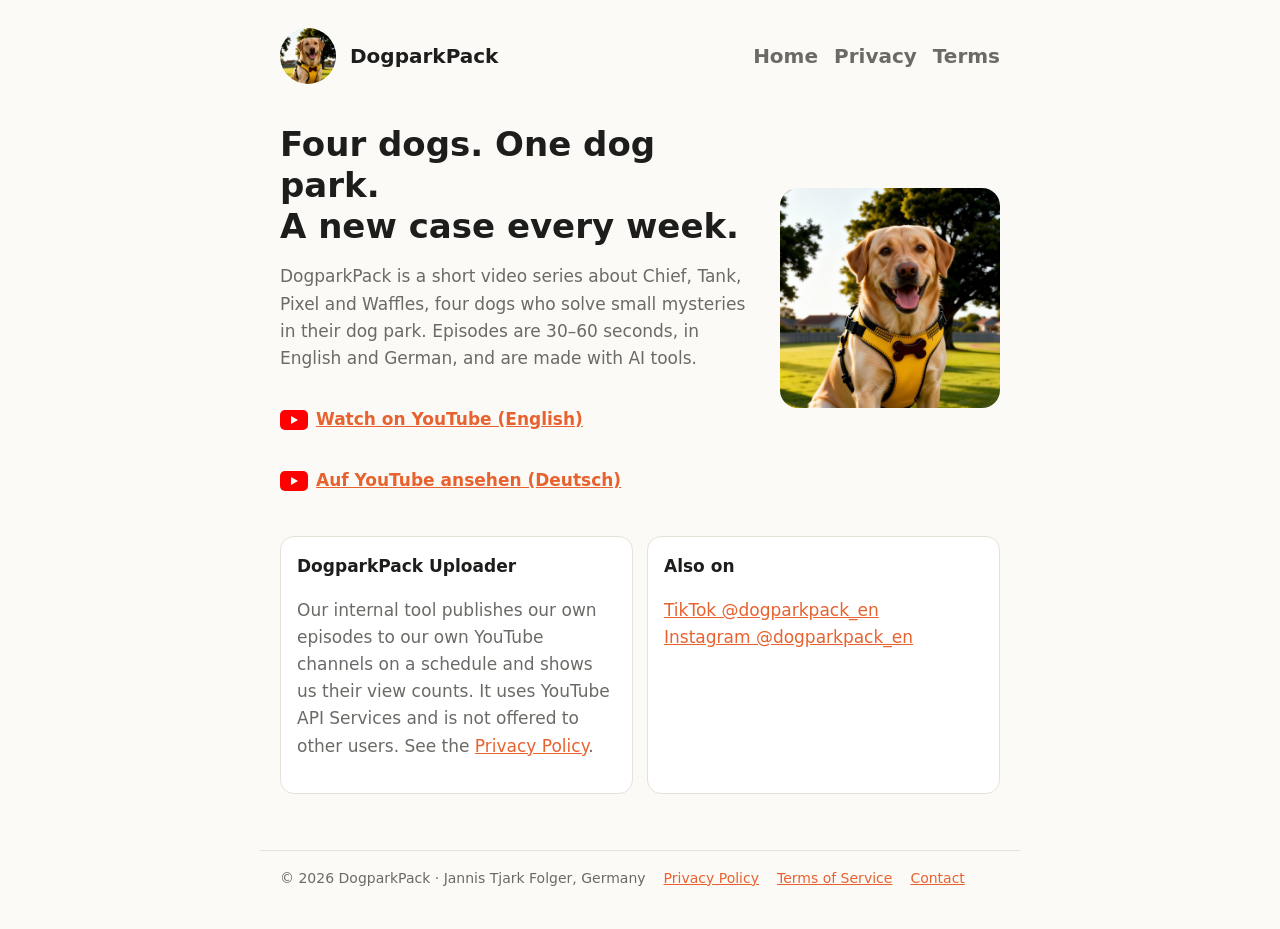
<file: index.html>
<!doctype html><html lang="en"><head><meta charset="utf-8"><meta name="viewport" content="width=device-width,initial-scale=1"><link rel="stylesheet" href="style.css"><link rel="icon" href="waffles.jpg"><title>DogparkPack</title><meta name="description" content="Four dogs, one dog park, a new case every week."></head><body>
<header><img src="waffles.jpg" alt=""><a href="index.html">DogparkPack</a><nav><a href="index.html">Home</a><a href="privacy.html">Privacy</a><a href="terms.html">Terms</a></nav></header><main>
<section class="hero"><div><h1>Four dogs. One dog park.<br>A new case every week.</h1>
<p class="muted">DogparkPack is a short video series about Chief, Tank, Pixel and Waffles, four dogs who solve small mysteries in their dog park. Episodes are 30–60 seconds, in English and German, and are made with AI tools.</p>
<p class="yt"><svg viewBox="0 0 28 20" aria-hidden="true"><rect width="28" height="20" rx="5" fill="#FF0000"/><path d="M11 6l7 4-7 4z" fill="#fff"/></svg> <a href="https://www.youtube.com/@DogparkPack_EN">Watch on YouTube (English)</a></p>
<p class="yt"><svg viewBox="0 0 28 20" aria-hidden="true"><rect width="28" height="20" rx="5" fill="#FF0000"/><path d="M11 6l7 4-7 4z" fill="#fff"/></svg> <a href="https://www.youtube.com/@DogparkPack_DE">Auf YouTube ansehen (Deutsch)</a></p></div>
<img src="waffles.jpg" alt="Waffles, a yellow labrador in a yellow harness"></section>
<div class="cards"><div class="card"><b>DogparkPack Uploader</b><p class="muted">Our internal tool publishes our own episodes to our own YouTube channels on a schedule and shows us their view counts. It uses YouTube API Services and is not offered to other users. See the <a href="privacy.html">Privacy Policy</a>.</p></div>
<div class="card"><b>Also on</b><p class="muted"><a href="https://www.tiktok.com/@dogparkpack_en">TikTok @dogparkpack_en</a><br><a href="https://www.instagram.com/dogparkpack_en/">Instagram @dogparkpack_en</a></p></div></div>
</main><footer><span>© 2026 DogparkPack · Jannis Tjark Folger, Germany</span><a href="privacy.html">Privacy Policy</a><a href="terms.html">Terms of Service</a><a href="mailto:doggo_en.capricorn232@passmail.net">Contact</a></footer></body></html>
</file>
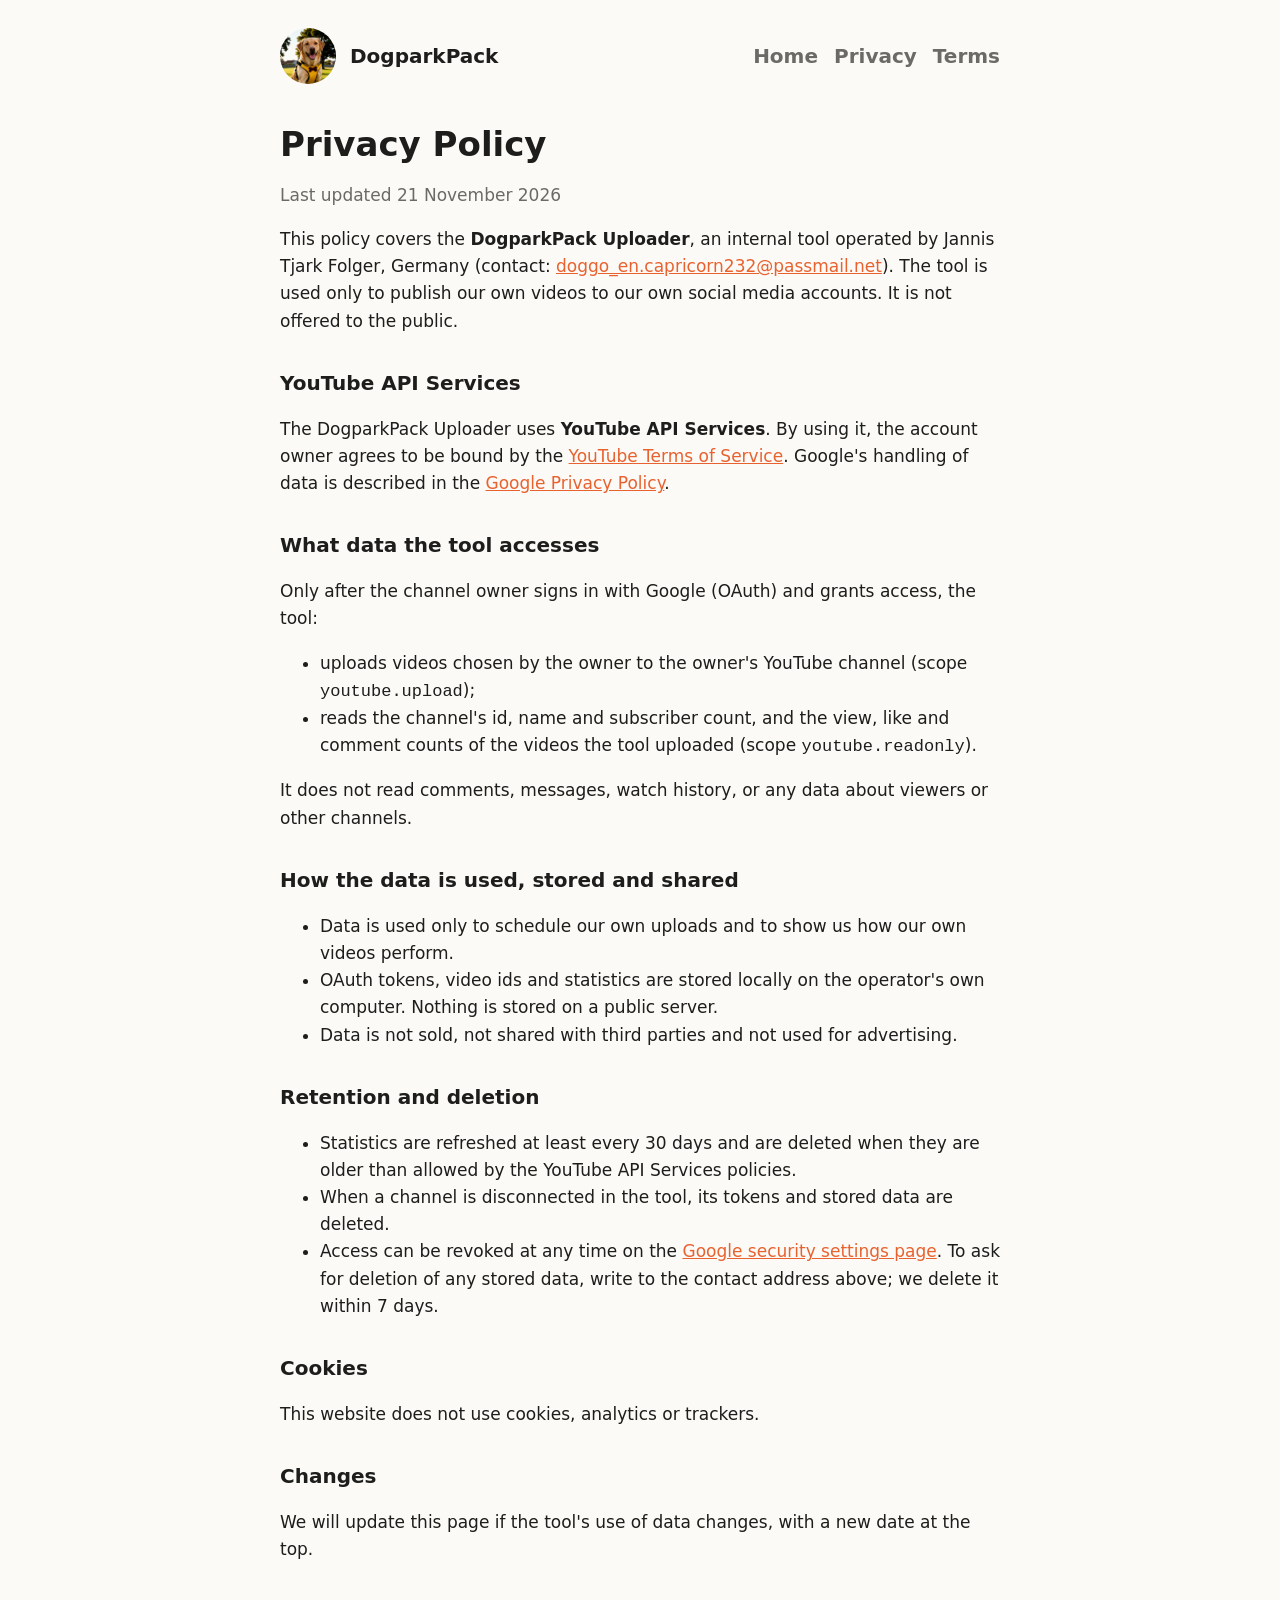
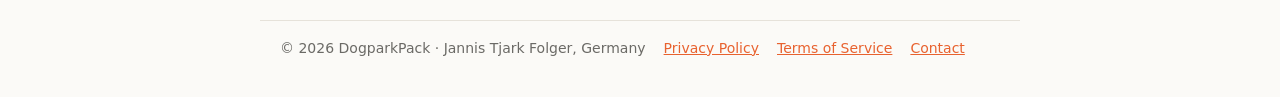
<file: privacy.html>
<!doctype html><html lang="en"><head><meta charset="utf-8"><meta name="viewport" content="width=device-width,initial-scale=1"><link rel="stylesheet" href="style.css"><link rel="icon" href="waffles.jpg"><title>Privacy Policy – DogparkPack</title></head><body><header><img src="waffles.jpg" alt=""><a href="index.html">DogparkPack</a><nav><a href="index.html">Home</a><a href="privacy.html">Privacy</a><a href="terms.html">Terms</a></nav></header><main>
<h1>Privacy Policy</h1><p class="muted">Last updated 21 November 2026</p>
<p>This policy covers the <b>DogparkPack Uploader</b>, an internal tool operated by Jannis Tjark Folger, Germany (contact: <a href="mailto:doggo_en.capricorn232@passmail.net">doggo_en.capricorn232@passmail.net</a>). The tool is used only to publish our own videos to our own social media accounts. It is not offered to the public.</p>
<h2>YouTube API Services</h2>
<p>The DogparkPack Uploader uses <b>YouTube API Services</b>. By using it, the account owner agrees to be bound by the <a href="https://www.youtube.com/t/terms">YouTube Terms of Service</a>. Google's handling of data is described in the <a href="https://policies.google.com/privacy">Google Privacy Policy</a>.</p>
<h2>What data the tool accesses</h2>
<p>Only after the channel owner signs in with Google (OAuth) and grants access, the tool:</p>
<ul><li>uploads videos chosen by the owner to the owner's YouTube channel (scope <code>youtube.upload</code>);</li>
<li>reads the channel's id, name and subscriber count, and the view, like and comment counts of the videos the tool uploaded (scope <code>youtube.readonly</code>).</li></ul>
<p>It does not read comments, messages, watch history, or any data about viewers or other channels.</p>
<h2>How the data is used, stored and shared</h2>
<ul><li>Data is used only to schedule our own uploads and to show us how our own videos perform.</li>
<li>OAuth tokens, video ids and statistics are stored locally on the operator's own computer. Nothing is stored on a public server.</li>
<li>Data is not sold, not shared with third parties and not used for advertising.</li></ul>
<h2>Retention and deletion</h2>
<ul><li>Statistics are refreshed at least every 30 days and are deleted when they are older than allowed by the YouTube API Services policies.</li>
<li>When a channel is disconnected in the tool, its tokens and stored data are deleted.</li>
<li>Access can be revoked at any time on the <a href="https://security.google.com/settings/security/permissions">Google security settings page</a>. To ask for deletion of any stored data, write to the contact address above; we delete it within 7 days.</li></ul>
<h2>Cookies</h2><p>This website does not use cookies, analytics or trackers.</p>
<h2>Changes</h2><p>We will update this page if the tool's use of data changes, with a new date at the top.</p>
</main><footer><span>© 2026 DogparkPack · Jannis Tjark Folger, Germany</span><a href="privacy.html">Privacy Policy</a><a href="terms.html">Terms of Service</a><a href="mailto:doggo_en.capricorn232@passmail.net">Contact</a></footer></body></html>
</file>
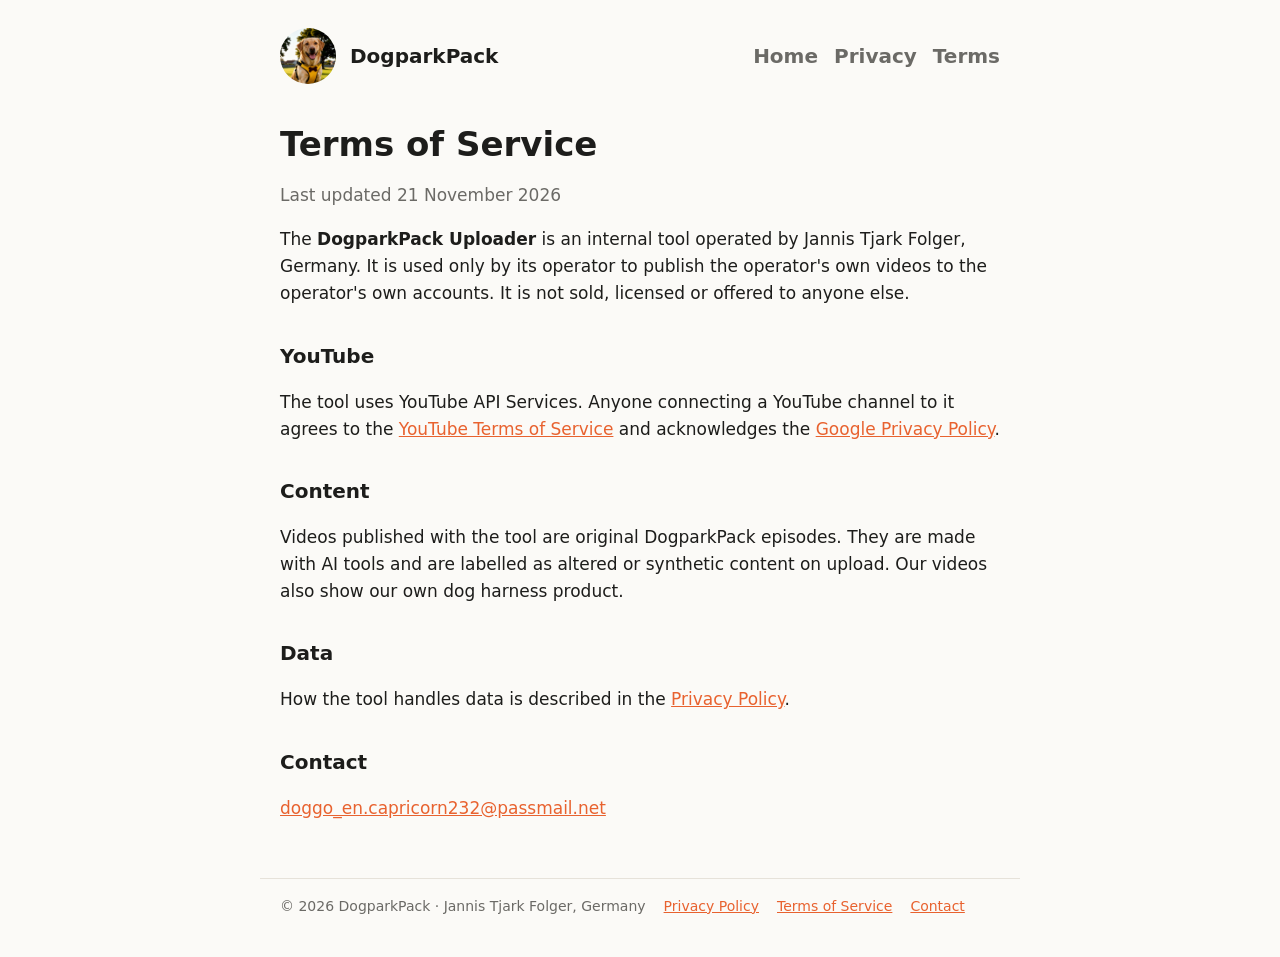
<file: terms.html>
<!doctype html><html lang="en"><head><meta charset="utf-8"><meta name="viewport" content="width=device-width,initial-scale=1"><link rel="stylesheet" href="style.css"><link rel="icon" href="waffles.jpg"><title>Terms of Service – DogparkPack</title></head><body><header><img src="waffles.jpg" alt=""><a href="index.html">DogparkPack</a><nav><a href="index.html">Home</a><a href="privacy.html">Privacy</a><a href="terms.html">Terms</a></nav></header><main>
<h1>Terms of Service</h1><p class="muted">Last updated 21 November 2026</p>
<p>The <b>DogparkPack Uploader</b> is an internal tool operated by Jannis Tjark Folger, Germany. It is used only by its operator to publish the operator's own videos to the operator's own accounts. It is not sold, licensed or offered to anyone else.</p>
<h2>YouTube</h2><p>The tool uses YouTube API Services. Anyone connecting a YouTube channel to it agrees to the <a href="https://www.youtube.com/t/terms">YouTube Terms of Service</a> and acknowledges the <a href="https://policies.google.com/privacy">Google Privacy Policy</a>.</p>
<h2>Content</h2><p>Videos published with the tool are original DogparkPack episodes. They are made with AI tools and are labelled as altered or synthetic content on upload. Our videos also show our own dog harness product.</p>
<h2>Data</h2><p>How the tool handles data is described in the <a href="privacy.html">Privacy Policy</a>.</p>
<h2>Contact</h2><p><a href="mailto:doggo_en.capricorn232@passmail.net">doggo_en.capricorn232@passmail.net</a></p>
</main><footer><span>© 2026 DogparkPack · Jannis Tjark Folger, Germany</span><a href="privacy.html">Privacy Policy</a><a href="terms.html">Terms of Service</a><a href="mailto:doggo_en.capricorn232@passmail.net">Contact</a></footer></body></html>
</file>
<file: style.css>
:root{--bg:#fbfaf7;--fg:#1d1d1b;--muted:#6b6a66;--acc:#e8622f;--card:#fff;--line:#e6e2da}
@media (prefers-color-scheme:dark){:root{--bg:#141413;--fg:#ecebe7;--muted:#a3a19a;--card:#1f1f1d;--line:#33322f}}
*{box-sizing:border-box}body{margin:0;font:17px/1.6 system-ui,-apple-system,Segoe UI,sans-serif;background:var(--bg);color:var(--fg)}
header,main,footer{max-width:760px;margin:0 auto;padding:0 20px}
header{display:flex;align-items:center;gap:14px;padding-top:28px}header img{width:56px;height:56px;border-radius:50%}
header a{color:inherit;text-decoration:none;font-weight:700;font-size:20px}nav{margin-left:auto;display:flex;gap:16px;font-size:15px}
nav a{color:var(--muted)}h1{font-size:34px;line-height:1.2;margin:40px 0 12px}h2{font-size:20px;margin:32px 0 6px}
p,li{color:var(--fg)}.muted{color:var(--muted)}a{color:var(--acc)}
.hero{display:grid;grid-template-columns:1fr 220px;gap:28px;align-items:center}.hero img{width:100%;border-radius:18px}
.cards{display:grid;grid-template-columns:1fr 1fr;gap:14px;margin:24px 0}.card{background:var(--card);border:1px solid var(--line);border-radius:14px;padding:16px}
.yt{display:inline-flex;align-items:center;gap:8px;font-weight:600}.yt svg{width:28px;height:20px}
footer{margin-top:56px;padding-bottom:40px;border-top:1px solid var(--line);padding-top:16px;font-size:14px;color:var(--muted);display:flex;gap:18px;flex-wrap:wrap}
@media (max-width:640px){.hero,.cards{grid-template-columns:1fr}.hero img{max-width:220px}}
</file>
